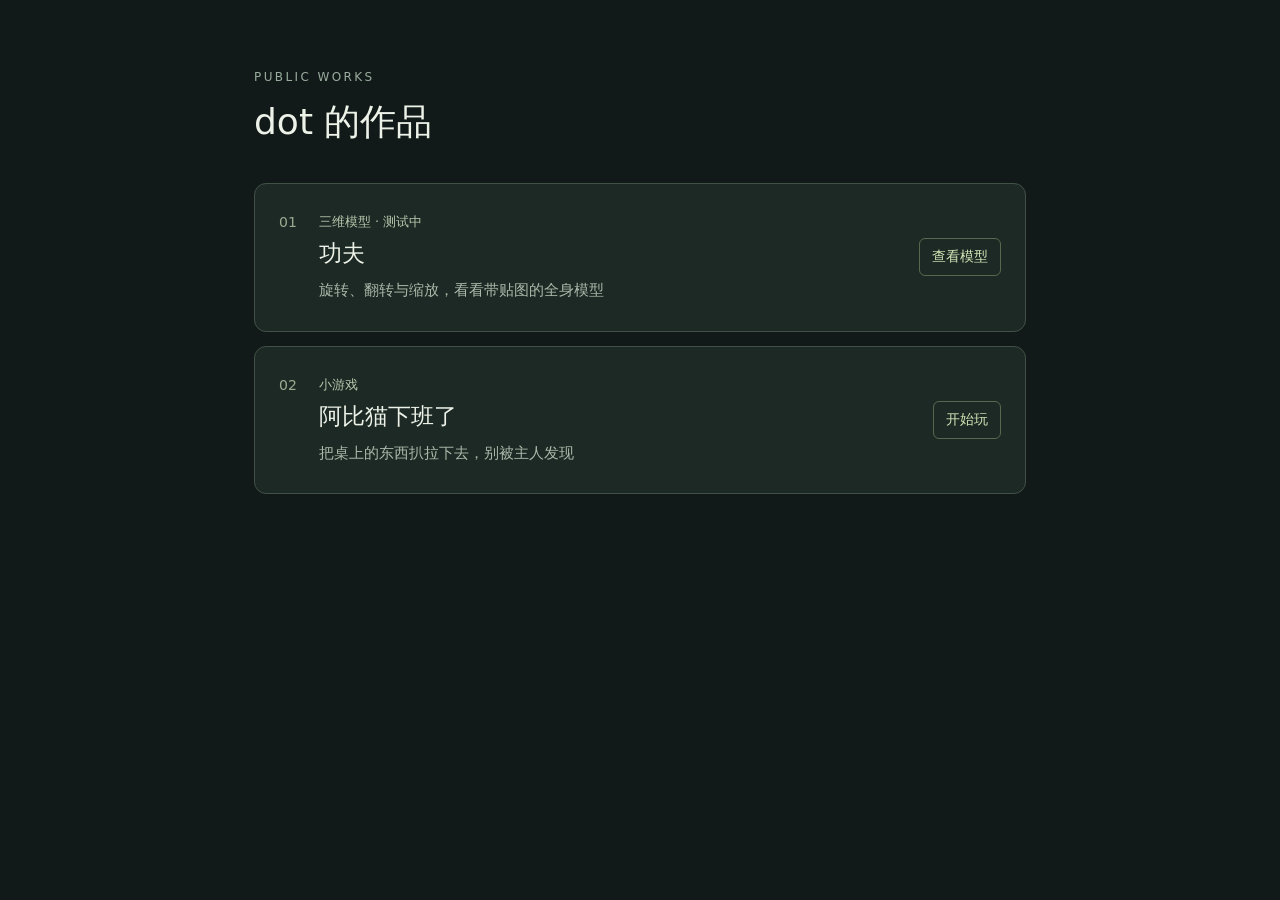
<file: index.html>
<!doctype html><html lang="zh-CN"><head><meta charset="utf-8"><meta name="viewport" content="width=device-width,initial-scale=1"><meta name="theme-color" content="#15201f"><meta name="referrer" content="no-referrer"><meta http-equiv="Content-Security-Policy" content="default-src 'none'; style-src 'self'; img-src data:; base-uri 'none'; form-action 'none'"><title>dot · 作品</title><meta name="description" content="dot 的公开作品：功夫的三维模型测试与阿比猫下班了小游戏。"><link rel="canonical" href="https://jacobzwj.com/dot/"><link rel="stylesheet" href="./index.css"><link rel="icon" href="data:image/svg+xml,%3Csvg xmlns='http://www.w3.org/2000/svg' viewBox='0 0 32 32'%3E%3Ccircle cx='16' cy='16' r='13' fill='%23d2e3b6'/%3E%3Ccircle cx='16' cy='16' r='6' fill='%2315201f'/%3E%3C/svg%3E"></head><body><main><header><p>PUBLIC WORKS</p><h1>dot 的作品</h1></header><nav aria-label="公开作品"><a href="./gongfu/"><span class="number">01</span><div><span class="kind">三维模型 · 测试中</span><h2>功夫</h2><p>旋转、翻转与缩放，看看带贴图的全身模型</p></div><span class="action">查看模型</span></a><a href="./abby-off-duty/"><span class="number">02</span><div><span class="kind">小游戏</span><h2>阿比猫下班了</h2><p>把桌上的东西扒拉下去，别被主人发现</p></div><span class="action">开始玩</span></a></nav></main></body></html>
</file>
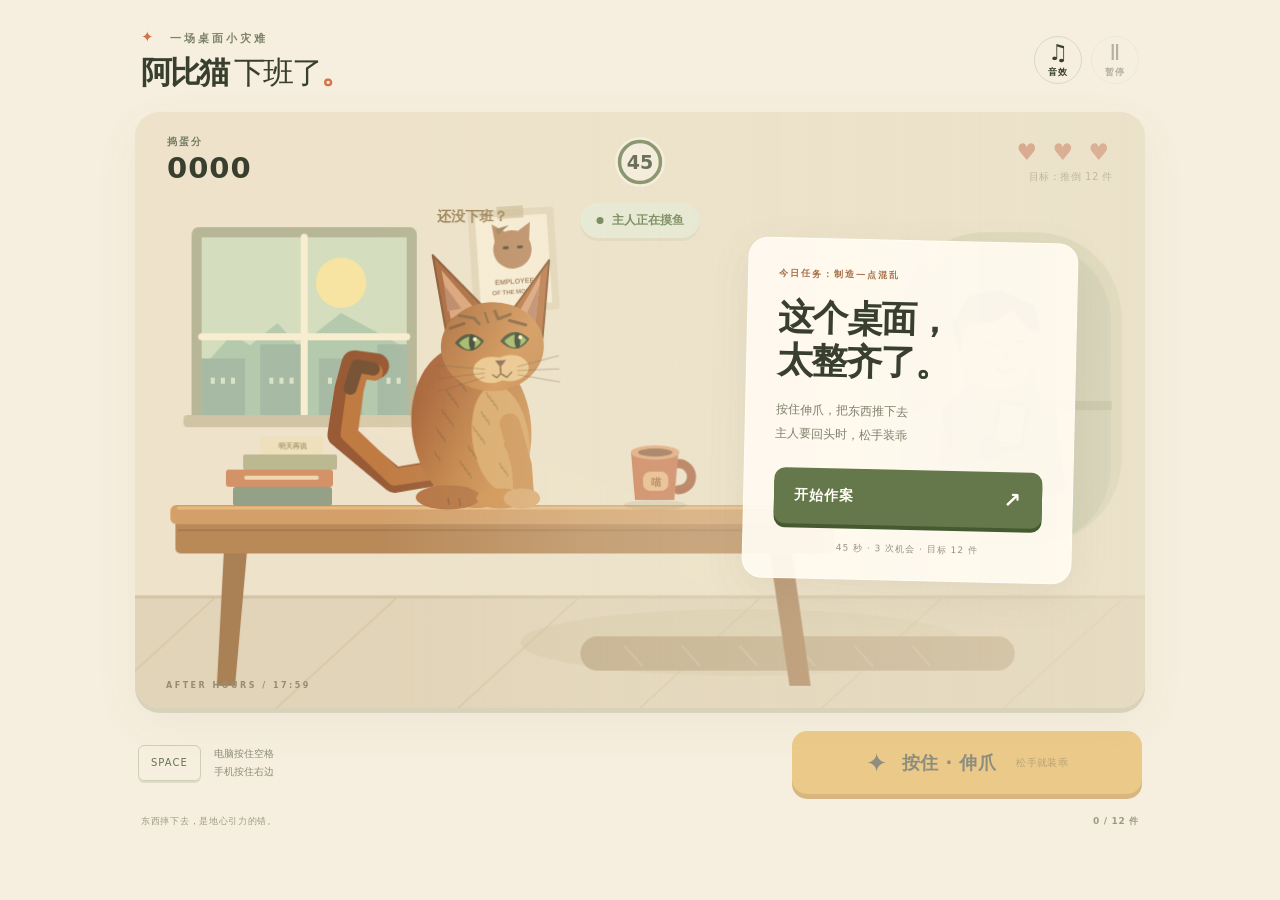
<file: abby-off-duty/index.html>
<!doctype html>
<html lang="zh-CN">
<head>
<meta charset="utf-8"><meta http-equiv="Content-Security-Policy" content="default-src 'none'; script-src 'unsafe-inline'; style-src 'unsafe-inline'; connect-src 'none'; base-uri 'none'; form-action 'none'"><meta name="referrer" content="no-referrer"><meta name="viewport" content="width=device-width, initial-scale=1, viewport-fit=cover"><meta name="theme-color" content="#f6efdf"><meta name="description" content="阿比猫下班了。按住伸爪，松手装乖，一局45秒的桌面捣蛋小游戏。"><title>阿比猫下班了 · 一场桌面小灾难</title>
<style>
:root{--ink:#393f2e;--muted:#8e8f77;--cream:#f6efdf;--green:#65784b;--yellow:#f1c447;--orange:#d57444;--paper:#fffaf0;--line:#dedcc8}*{box-sizing:border-box}html{background:var(--cream);height:100%;color:var(--ink)}body{margin:0;font-family:"Noto Sans SC",system-ui,-apple-system,"PingFang SC",sans-serif;overscroll-behavior:none}button{font:inherit;color:inherit;cursor:pointer;-webkit-tap-highlight-color:transparent}button:focus-visible{outline:3px solid #243f98;outline-offset:5px}button:disabled{cursor:default}.game-shell{width:min(1010px,94vw);margin:0 auto;padding:28px 0 17px}.topbar{display:flex;align-items:center;justify-content:space-between;margin:0 6px 21px}.eyebrow{font-size:11px;letter-spacing:3px;font-weight:600;margin-bottom:8px;color:#7b806a}.paw-mark{color:var(--orange);margin-right:7px;font-size:15px}h1{font-size:31px;letter-spacing:-1.8px;font-weight:900;margin:0;line-height:1.2}h1 span{font-weight:500;margin-left:5px}h1 i{font-style:normal;color:var(--orange)}.tools{display:flex;gap:9px}.icon-button{border:1px solid #d9d8c7;border-radius:50%;width:48px;height:48px;background:transparent;font-size:22px;display:flex;align-items:center;flex-direction:column;justify-content:center;line-height:1;gap:4px}.icon-button span{font-size:9px;font-weight:600;letter-spacing:1px}.icon-button:hover{background:#fff9ee}.icon-button:disabled{opacity:.35}.arena{position:relative;overflow:hidden;border-radius:25px;background:#f0e2c8;box-shadow:0 5px 0 #d8d2bb,0 15px 45px #77715310;isolation:isolate}.arena canvas{display:block;width:100%;height:auto}.hud{position:absolute;left:32px;right:32px;top:23px;display:flex;justify-content:space-between;align-items:center;z-index:3;pointer-events:none}.hud-score{display:flex;flex-direction:column;min-width:125px}.small-label{font-size:10px;font-weight:700;letter-spacing:2px;color:#747a64}.hud-score strong{font-size:29px;font-weight:900;line-height:1.35;font-variant-numeric:tabular-nums;letter-spacing:1px}.clock{position:relative;width:50px;height:50px;display:grid;place-items:center;background:#fffaf0aa;border-radius:50%}.clock svg{position:absolute;inset:0;width:100%;height:100%;transform:rotate(-90deg)}.clock circle{fill:none;stroke-width:3}.clock-track{stroke:#d7d5bd}#clock-ring{stroke:var(--green);stroke-dasharray:113.1;stroke-dashoffset:0;stroke-linecap:round}.clock span{font-weight:900;font-size:19px;font-variant-numeric:tabular-nums}.hearts{text-align:right;min-width:125px}.hearts>span{font-size:23px;letter-spacing:4px;color:#c77152;display:block}.hearts small{font-size:10px;color:#84856c;font-weight:500;letter-spacing:.5px}.status{position:absolute;left:50%;top:91px;transform:translateX(-50%);font-size:12px;font-weight:800;padding:9px 16px;border-radius:30px;display:flex;align-items:center;gap:8px;background:#e6ecd8;color:#566f3b;white-space:nowrap;z-index:3;box-shadow:0 3px 0 #3a472013}.status-dot{width:7px;height:7px;background:currentColor;border-radius:50%}.status.warning{background:#ffe8a0;color:#927015}.status.watch{background:#f9d0b9;color:#a34f31}.status.caught{background:#d2704b;color:white}.stage-label{position:absolute;left:31px;bottom:18px;letter-spacing:2.5px;font-size:8px;font-weight:700;color:#968c74}.veil{position:absolute;inset:0;z-index:5;display:flex;align-items:center;justify-content:flex-end;padding:30px 70px;background:linear-gradient(90deg,#f5ecd700 24%,#eae3cc44 45%,#e9e1c999);backdrop-filter:blur(0px)}.veil[hidden]{display:none}.intro-card,.result-card,.pause-card{width:330px;text-align:left;padding:29px 30px 24px;background:#fffaf0f2;border:1px solid #ffffff8a;border-radius:20px;box-shadow:0 12px 40px #69552d16;transform:rotate(1.3deg)}.badge{font-size:9px;font-weight:800;letter-spacing:2px;color:#a66f47;margin-bottom:15px}.veil h2{font-size:36px;font-weight:900;line-height:1.2;letter-spacing:-1.5px;margin:0 0 17px}.veil p{font-size:12px;line-height:1.95;color:#7d806c;margin:0 0 22px}.start-button{width:100%;border:0;border-radius:11px;background:#65784b;color:#fffdf6;font-weight:800;letter-spacing:1px;font-size:14px;padding:16px 20px;box-shadow:0 4px 0 #465a32;display:flex;align-items:center;justify-content:space-between;transition:transform .15s}.start-button span{font-size:21px}.start-button:active{transform:translateY(3px);box-shadow:0 1px 0 #465a32}.microcopy{font-size:9px;color:#94947e;text-align:center;margin-top:17px;letter-spacing:1px}.result-card,.pause-card{text-align:center;width:350px;transform:none}.result-card h2{font-size:30px}.result-card .badge{margin-bottom:10px}.result-score{display:flex;align-items:baseline;gap:8px;justify-content:center}.result-score b{font-size:48px;letter-spacing:-2px;color:#cf7647;line-height:1.2}.result-score span{font-size:11px;color:#7c806b}.result-card p{margin:8px 0 15px;font-size:11px;line-height:1.7}.result-stats{display:flex;gap:24px;justify-content:center;border-top:1px solid #e8e1ce;padding:15px 0 21px}.result-stats div{display:flex;flex-direction:column;gap:3px}.result-stats strong{font-size:20px}.result-stats span{font-size:9px;color:#8a8c73}.result-card[hidden],.pause-card[hidden],.intro-card[hidden]{display:none}.controls{display:flex;align-items:center;gap:30px;margin:23px 3px 0;justify-content:space-between}.control-note{display:flex;gap:13px;align-items:center;color:#8b8c77;font-size:10px;line-height:1.8}.control-note b{font-weight:500}.keycap{border:1px solid #cfceb9;box-shadow:0 2px 0 #dedbc7;border-radius:6px;font-size:10px;letter-spacing:1px;padding:8px 12px;color:#687355}.push-button{display:flex;align-items:center;justify-content:center;gap:14px;border:0;background:#e3ab44;border-radius:15px;box-shadow:0 5px 0 #bf8b31;min-height:63px;min-width:350px;font-weight:900;font-size:18px;letter-spacing:.4px;touch-action:none;user-select:none;transition:background .15s,transform .08s,box-shadow .08s}.push-button:hover{background:#edb84e}.push-button.held{transform:translateY(4px);box-shadow:0 1px 0 #bf8b31;background:#efbd58}.push-button:disabled{opacity:.55}.push-button.danger{background:#d9dfc5;box-shadow:0 5px 0 #bdc7a6}.button-paw{font-size:26px}.button-hint{font-size:10px;font-weight:500;color:#896620;margin-left:6px}.danger .button-hint{color:#74815d}footer{display:flex;justify-content:space-between;margin:21px 6px 0;color:#9c9b84;font-size:9px;letter-spacing:.7px}footer #progress{font-weight:600}.sr-only{position:absolute;width:1px;height:1px;padding:0;margin:-1px;overflow:hidden;clip:rect(0,0,0,0);white-space:nowrap;border:0}@media(max-width:700px){.game-shell{width:94vw;padding:20px 0 18px}.topbar{margin:0 4px 18px}h1{font-size:25px}.eyebrow{font-size:9px;letter-spacing:2px;margin-bottom:7px}.icon-button{width:39px;height:39px;font-size:18px;gap:3px}.icon-button span{font-size:8px}.tools{gap:6px}.arena{border-radius:20px;min-height:420px}.arena canvas{height:420px;width:100%;object-fit:cover;object-position:44% center}.hud{left:18px;right:18px;top:17px}.hud-score{min-width:96px}.hud-score strong{font-size:24px}.small-label{font-size:9px}.clock{width:43px;height:43px}.clock span{font-size:16px}.hearts{min-width:96px}.hearts>span{font-size:20px;letter-spacing:2px}.hearts small{font-size:9px}.status{top:78px;font-size:10px;padding:8px 12px}.veil{padding:22px;justify-content:center;background:#e9e1c954;align-items:center}.intro-card,.result-card,.pause-card{max-width:300px;width:100%;padding:25px 27px 21px}.veil h2{font-size:32px}.veil p{font-size:11px}.badge{font-size:8px;letter-spacing:1.5px}.stage-label{bottom:12px;left:19px;font-size:6px}.controls{gap:12px;margin:21px 0 0;flex-direction:column-reverse}.push-button{min-width:0;width:100%;min-height:68px;font-size:19px;border-radius:14px}.control-note{font-size:9px;gap:8px;line-height:1;display:flex}.control-note br{display:none}.control-note b{display:none}.keycap{font-size:8px;padding:4px 7px}.button-hint{font-size:10px;margin-left:8px}footer{margin-top:18px;font-size:8px;letter-spacing:0}.result-score b{font-size:42px}.result-stats{padding:12px 0 17px}}@media(max-height:700px) and (min-width:701px){.game-shell{width:min(900px,90vw);padding-top:15px}.topbar{margin-bottom:13px}h1{font-size:27px}.arena canvas{height:470px;object-fit:cover}.controls{margin-top:18px}.push-button{min-height:55px}footer{margin-top:17px}}@media(prefers-reduced-motion:reduce){*{transition:none!important}.intro-card{transform:none}}
@media(max-width:700px){.arena{min-height:0}.arena canvas{height:auto;object-fit:contain;object-position:center}.veil{padding:18px}.hud{top:15px}.status{top:73px}.intro-card,.result-card,.pause-card{max-width:290px}.veil h2{font-size:29px}.veil p{margin-bottom:17px}.result-card{padding-top:21px;padding-bottom:20px}.badge{margin-bottom:11px}.start-button{padding:13px 17px}.result-stats{padding:10px 0 15px;gap:22px}.microcopy{margin-top:14px}.result-card h2{font-size:25px}.result-card p{font-size:10px}.result-score b{font-size:38px}}

</style>
<link rel="canonical" href="https://jacobzwj.com/dot/abby-off-duty/">
</head>
<body>
<main class="game-shell">
<header class="topbar"><div><div class="eyebrow"><span class="paw-mark">✦</span> 一场桌面小灾难</div><h1>阿比猫<span>下班了</span><i>。</i></h1></div><div class="tools"><button id="sound" class="icon-button" aria-label="关闭音效" aria-pressed="true" title="音效">♫<span>音效</span></button><button id="pause" class="icon-button" aria-label="暂停游戏" disabled title="暂停">Ⅱ<span>暂停</span></button></div></header>
<section class="arena" aria-label="阿比猫捣蛋游戏">
<div class="hud"><div class="hud-score"><span class="small-label">捣蛋分</span><strong id="score">0000</strong></div><div class="clock"><svg viewBox="0 0 44 44" aria-hidden="true"><circle class="clock-track" cx="22" cy="22" r="18"/><circle id="clock-ring" cx="22" cy="22" r="18"/></svg><span id="time">45</span></div><div class="hearts" aria-label="剩余3次机会"><span id="hearts">♥ ♥ ♥</span><small id="goal">目标：推倒 12 件</small></div></div>
<canvas id="scene" width="1000" height="590" aria-label="一只棕色大耳朵阿比西尼亚猫在桌上，主人偶尔回头" role="img"></canvas>
<div id="status" class="status safe"><span class="status-dot"></span><span id="status-text">主人正在摸鱼</span></div><div class="stage-label">AFTER HOURS / 17:59</div>
<div class="veil" id="overlay"><div class="intro-card" id="intro"><div class="badge">今日任务：制造一点混乱</div><h2>这个桌面，<br>太整齐了。</h2><p>按住伸爪，把东西推下去<br>主人要回头时，松手装乖</p><button class="start-button" id="start">开始作案 <span>↗</span></button><div class="microcopy">45 秒 · 3 次机会 · 目标 12 件</div></div><div class="result-card" id="result" hidden><div class="badge" id="result-badge">今日捣蛋报告</div><h2 id="result-title">猫爪犯罪大师</h2><div class="result-score"><b id="final-score">0</b><span>捣蛋分</span></div><p id="result-line"></p><div class="result-stats"><div><strong id="final-count">0</strong><span>件物品落地</span></div><div><strong id="final-combo">0</strong><span>最高连击</span></div></div><button class="start-button" id="replay">再捣蛋一局 <span>↻</span></button></div><div class="pause-card" id="paused" hidden><div class="badge">爪子休息一下</div><h2>暂停营业</h2><p>桌子还在，作案现场已保留</p><button class="start-button" id="resume">继续捣蛋 <span>→</span></button></div></div>
<div id="toast" aria-live="polite" class="sr-only"></div>
</section>
<div class="controls"><div class="control-note"><span class="keycap">SPACE</span><span>电脑按住空格<br><b>手机按住右边</b></span></div><button id="push" class="push-button" disabled aria-label="按住伸爪，松手装乖"><span class="button-paw">✦</span><span id="push-label">按住 · 伸爪</span><span class="button-hint">松手就装乖</span></button></div>
<footer><span>东西摔下去，是地心引力的错。</span><span id="progress">0 / 12 件</span></footer>
</main><script>
(function(root){
'use strict';
class CatGame {
 constructor(seed=12){this.seed=seed;this.reset()}
 random(){this.seed=(this.seed*1664525+1013904223)>>>0;return this.seed/4294967296}
 reset(){this.time=45;this.score=0;this.hearts=3;this.count=0;this.combo=0;this.bestCombo=0;this.phase='safe';this.phaseTime=3.7;this.phaseTotal=3.7;this.progress=0;this.cooldown=0;this.mustRelease=false;this.active=false;this.ended=false;this.events=[];this.objectIndex=0;this.safeRounds=0;this.pushing=false;this.gazeHeld=0;return this}
 start(){this.reset();this.active=true}
 setPhase(phase,seconds){this.phase=phase;this.phaseTime=seconds;this.phaseTotal=seconds;this.events.push({type:'phase',phase})}
 tick(dt,held){this.events=[];this.pushing=false;if(!this.active||this.ended)return this.events;dt=Math.min(Math.max(dt,0),.05);this.time=Math.max(0,this.time-dt);this.cooldown=Math.max(0,this.cooldown-dt);if(!held)this.mustRelease=false;this.phaseTime-=dt;
 if(this.phaseTime<=0){if(this.phase==='safe')this.setPhase('warning',1.05);else if(this.phase==='warning')this.setPhase('watch',1.5+this.random()*.35);else{this.safeRounds++;this.setPhase('safe',3.1+this.random()*1.35)}}
 if(this.phase==='watch'&&held&&!this.mustRelease&&this.cooldown<=0){this.gazeHeld+=dt;if(this.gazeHeld>=.08){this.hearts--;this.combo=0;this.progress=Math.max(0,this.progress-.25);this.cooldown=1;this.mustRelease=true;this.gazeHeld=0;this.events.push({type:'caught',hearts:this.hearts})}}else this.gazeHeld=0;
 if(held&&!this.mustRelease&&this.phase!=='watch'&&this.cooldown<=0){this.pushing=true;this.progress+=dt/(.69+(this.objectIndex%3)*.07);if(this.progress>=1){this.progress=0;this.count++;this.combo=Math.min(5,this.combo+1);this.bestCombo=Math.max(this.bestCombo,this.combo);const risky=this.phase==='warning';const value=100*this.combo+(risky?150:0);this.score+=value;this.events.push({type:'knock',value,combo:this.combo,risky,index:this.objectIndex});this.objectIndex++}}
 if(this.time<=0||this.hearts<=0){this.active=false;this.ended=true;this.pushing=false;this.events.push({type:'end',win:this.count>=12})}return this.events
 }
}
if(typeof module!=='undefined')module.exports=CatGame;else root.CatGame=CatGame;
})(typeof window!=='undefined'?window:globalThis);

</script>
<script>
'use strict';
(()=>{
const $=id=>document.getElementById(id), canvas=$('scene'),ctx=canvas.getContext('2d');
const game=new CatGame(3481), reduced=matchMedia('(prefers-reduced-motion: reduce)').matches;
let W=1000,H=590,mobile=false,D=390,CX=340,OX=515,EDGE=690,held=false,paused=false,hasStarted=false,sound=true,audio=null,t=0,last=0,shake=0,hitFlash=0,celebrate=0,paw=0;
const particles=[],floats=[],falling=[];
const kinds=['cup','plant','book','duck','yarn','fish'];
const colors={ink:'#494832',cream:'#fff0cf',fur:'#b86b37',dark:'#845034',light:'#d39153'};
function fit(){mobile=innerWidth<=700;W=mobile?760:1000;H=mobile?830:590;D=mobile?565:390;CX=mobile?222:340;OX=mobile?390:515;EDGE=mobile?556:692;const d=Math.min(devicePixelRatio||1,2);canvas.width=W*d;canvas.height=H*d;ctx.setTransform(d,0,0,d,0,0);canvas.style.aspectRatio=W+'/'+H}
fit();addEventListener('resize',fit);
function rr(x,y,w,h,r,fill,stroke){ctx.beginPath();ctx.roundRect(x,y,w,h,r);if(fill){ctx.fillStyle=fill;ctx.fill()}if(stroke){ctx.strokeStyle=stroke;ctx.stroke()}}
function ellipse(x,y,rx,ry,fill,angle=0){ctx.beginPath();ctx.ellipse(x,y,rx,ry,angle,0,Math.PI*2);ctx.fillStyle=fill;ctx.fill()}
function path(points,fill,stroke,width=2){ctx.beginPath();for(let i=0;i<points.length;i++){const p=points[i];if(i===0)ctx.moveTo(...p);else if(p.length===2)ctx.lineTo(...p);else if(p.length===4)ctx.quadraticCurveTo(...p);else ctx.bezierCurveTo(...p)}if(fill){ctx.closePath();ctx.fillStyle=fill;ctx.fill()}if(stroke){ctx.strokeStyle=stroke;ctx.lineWidth=width;ctx.lineCap='round';ctx.lineJoin='round';ctx.stroke()}}
function line(x,y,x2,y2,c,w=2){ctx.beginPath();ctx.moveTo(x,y);ctx.lineTo(x2,y2);ctx.strokeStyle=c;ctx.lineWidth=w;ctx.lineCap='round';ctx.stroke()}
function text(s,x,y,size=12,color=colors.ink,weight=600,align='center'){ctx.fillStyle=color;ctx.font=`${weight} ${size}px 'Noto Sans SC',sans-serif`;ctx.textAlign=align;ctx.fillText(s,x,y)}
function sparkle(x,y,s,color){ctx.save();ctx.translate(x,y);path([[0,-s],[s*.22,-s*.22],[s,0],[s*.22,s*.22],[0,s],[-s*.22,s*.22],[-s,0],[-s*.22,-s*.22]],color);ctx.restore()}
let audioUnavailable=false;
const voices=new Set();
function updateSoundButton(){const button=$('sound');button.disabled=audioUnavailable;button.setAttribute('aria-pressed',String(sound));button.setAttribute('aria-label',audioUnavailable?'当前浏览器不支持音效':sound?'关闭音效':'开启音效');button.innerHTML=audioUnavailable?'♪<span>无音效</span>':sound?'♫<span>音效</span>':'♪<span>静音</span>'}
function unlockAudio(){if(!sound||audioUnavailable||paused||document.hidden)return;try{const AudioContextClass=window.AudioContext||window.webkitAudioContext;if(!AudioContextClass){audioUnavailable=true;sound=false;updateSoundButton();return}if(!audio||audio.state==='closed')audio=new AudioContextClass();if(audio.state!=='running'){const pending=audio.resume();if(pending&&pending.catch)pending.catch(()=>{})}}catch{audioUnavailable=true;sound=false;updateSoundButton()}}
function quietAudio(){for(const voice of voices){try{voice.o.stop();voice.o.disconnect();voice.g.disconnect()}catch{}}voices.clear();if(audio&&audio.state!=='closed'){try{const pending=audio.suspend();if(pending&&pending.catch)pending.catch(()=>{})}catch{}}}
function tone(freq=500,length=.1,type='sine',volume=.06){if(!sound||paused||document.hidden||!audio||audio.state!=='running')return;try{const o=audio.createOscillator(),g=audio.createGain(),voice={o,g};voices.add(voice);o.onended=()=>{voices.delete(voice);o.disconnect();g.disconnect()};o.type=type;o.frequency.setValueAtTime(freq,audio.currentTime);o.frequency.exponentialRampToValueAtTime(freq*.7,audio.currentTime+length);g.gain.setValueAtTime(volume,audio.currentTime);g.gain.exponentialRampToValueAtTime(.001,audio.currentTime+length);o.connect(g);g.connect(audio.destination);o.start();o.stop(audio.currentTime+length)}catch{quietAudio();audioUnavailable=true;sound=false;updateSoundButton()}}

function room(){
ctx.fillStyle='#eee3ca';ctx.fillRect(0,0,W,H);const floor=D+90;
ctx.fillStyle='#e2d4b8';ctx.fillRect(0,floor,W,H-floor);line(0,floor,W,floor,'#d4c4a6',3);
for(let x=-100;x<W;x+=180)line(x,floor,x-120,H,'#d8c7a8',1.5);
const wx=mobile?25:66,wy=mobile?160:124,ww=mobile?182:203,wh=mobile?205:176;
rr(wx-10,wy-10,ww+20,wh+20,7,'#b7b797');rr(wx,wy,ww,wh,3,'#e1e4c9');ctx.save();ctx.beginPath();ctx.rect(wx,wy,ww,wh);ctx.clip();ctx.fillStyle='#d4ddbd';ctx.fillRect(wx,wy,ww,wh);
ellipse(wx+ww*.68,wy+45,25,25,'#f8e4a2');
path([[wx,wy+wh],[wx,wy+130],[wx+30,wy+96],[wx+48,wy+107],[wx+75,wy+85],[wx+96,wy+108],[wx+138,wy+75],[wx+ww,wy+110],[wx+ww,wy+wh]],'#b5c9ad');
for(let k=0;k<4;k++){const x=wx+k*58;rr(x,wy+wh-56-k%2*14,43,70,0,'#a7bba4');for(let j=0;j<3;j++)rr(x+9+j*10,wy+wh-37,4,6,0,'#dce2c5')}
ctx.restore();line(wx+ww/2,wy,wx+ww/2,wy+wh,'#f9edcf',7);line(wx,wy+wh*.56,wx+ww,wy+wh*.56,'#f9edcf',7);rr(wx-18,wy+wh,ww+36,12,4,'#d0c4a5');
// warm slant of late afternoon
path([[wx+ww,wy+wh],[wx+ww-70,wy+wh],[W*.58,D+87],[W*.78,D+87]],'#f5e8c82e');
// pinboard, cat poster, tiny shelf
const px=mobile?300:374,py=mobile?172:141;
ctx.save();ctx.translate(px,py);ctx.rotate(-.065);rr(-42,-45,85,102,3,'#e3d6b9');rr(-35,-38,71,88,1,'#f9eed6');ellipse(0,-5,19,19,'#ba8960');path([[-17,-13],[-19,-31],[-2,-20]],'#ba8960');path([[17,-13],[19,-31],[2,-20]],'#ba8960');line(-8,-7,-5,-7,'#574d36',3);line(6,-7,9,-7,'#574d36',3);text('EMPLOYEE',0,29,7,'#997c58',700);text('OF THE MONTH',0,39,6,'#997c58',700);rr(-13,-48,26,12,0,'#c7b98eaa');ctx.restore();
// owner nook
let nx=mobile?585:757,ny=mobile?170:119,nw=mobile?161:220,nh=D-ny+37;
rr(nx,ny,nw,nh,85,'#d5d2b2');rr(nx+11,ny+12,nw-22,nh-12,75,'#bfc5a7');
for(let k=0;k<3;k++)rr(nx+20+k*42,ny+100,30,65,2,['#c5b898','#cda984','#a7ae8e'][k]);rr(nx+10,ny+167,nw-20,9,1,'#a9ab8a');
if(game.phase==='watch'&&hasStarted&&!game.ended){ctx.globalAlpha=.1;path([[mobile?643:836,D-127],[CX+15,D-222],[EDGE+40,D+9]],'#cf7144');ctx.globalAlpha=1}
}
function owner(){const x=mobile?661:855,y=D-63,looking=game.phase==='watch',warning=game.phase==='warning',blink=Math.sin(t*2)> .99;ctx.save();ctx.translate(x,y);const bob=reduced?0:Math.sin(t*2)*2;
ctx.translate(0,bob);ellipse(0,42,71,13,'#aeb39a');path([[-62,43],[-53,-38],[-25,-63],[25,-61],[55,-38],[66,43]],'#8c9c80');path([[-18,-57],[-17,-87],[18,-87],[18,-57],[0,-48]],'#d4ac82');
ellipse(0,-100,40,48,'#dcb68b');path([[-38,-91],[-46,-118],[-30,-146],[0,-153],[35,-137],[42,-110],[29,-114],[14,-133],[-5,-121],[-32,-118]],'#5a604c');
if(looking){line(-25,-108,-12,-112,'#52533f',3);line(10,-112,24,-108,'#52533f',3);ellipse(-17,-99,4,5,'#4e513d');ellipse(17,-99,4,5,'#4e513d');path([[-7,-79],[0,-85],[7,-79]],null,'#7e7958',2)}else{line(-12,-100,-3,-98,'#666950',2);line(17,-100,24,-102,'#666950',2);path([[6,-92],[10,-84],[4,-83]],null,'#b3916e',2);path([[-2,-75],[7,-70],[15,-75]],null,'#967f5e',2)}
path([[-46,-28],[-38,2],[-9,7],[11,-15]],null,'#77906f',22);path([[49,-26],[34,1],[11,-2]],null,'#a2ae8a',20);
ctx.save();ctx.translate(10,-21);ctx.rotate(looking?-.25:.15);rr(-14,-22,32,49,5,'#677061');rr(-10,-17,24,36,2,'#bfd1b0');line(-3,22,6,22,'#bec7ac',2);ctx.restore();
if(looking){text('？',-57,-152,43,'#b0683f',900)}else if(warning){text('…',-61,-158,40,'#a98542',800)}else{ctx.save();ctx.translate(-58,-127);ctx.rotate(-.14);text('♪',0,0,23,'#82976d',800);ctx.restore()}
ctx.restore()}
function desk(){
ellipse(EDGE-90,D+135,220,33,'#c6b88e44');
rr(EDGE-251,D+129,430,mobile?51:34,30,'#bea783');for(let i=0;i<6;i++)line(EDGE-207+i*57,D+139,EDGE-190+i*57,D+158,'#cbb593',2);
const left=mobile?-30:40;path([[left+48,D+44],[left+71,D+44],[left+59,H-22],[left+41,H-22]],'#aa8055');path([[EDGE-64,D+44],[EDGE-42,D+44],[EDGE-23,H-22],[EDGE-44,H-22]],'#a77a50');
rr(left,D+10,EDGE-left,37,5,'#b98958');rr(left-5,D-1,EDGE-left+9,19,6,'#d3a06a');line(left+3,D+2,EDGE-1,D+2,'#e7bb80',3);line(left+3,D+24,EDGE-3,D+24,'#a77b4f',2);
// safe corner, stack of work abandoned
let bx=mobile?59:97;rr(bx,D-19,98,19,3,'#95a186');rr(bx-7,D-36,106,17,3,'#d49269');rr(bx+10,D-51,93,15,2,'#bcb991');line(bx+13,D-28,bx+83,D-28,'#f0d7af',4);rr(bx+27,D-69,62,18,3,'#eee0bc');text('明天再说',bx+59,D-57,7,'#ab9a70',600);
}
function cat(){const innocent=!game.pushing,swat=game.pushing?Math.sin(t*22):0,watch=game.phase==='watch';ctx.save();ctx.translate(CX,D-5);const breath=reduced?0:Math.sin(t*2.5)*1.4;ctx.translate(0,breath);
// curling tail
path([[-24,-31],[-83,-21],[-137,-66],[-130,-111],[-123,-137],[-101,-134]],null,'#995b36',25);path([[-24,-33],[-83,-24],[-128,-67],[-122,-111],[-117,-130],[-103,-128]],null,'#c07b43',17);path([[-127,-112],[-120,-134],[-104,-131]],null,'#795538',13);
// body gradient
const fur=ctx.createLinearGradient(-56,-105,62,-43);fur.addColorStop(0,'#aa6539');fur.addColorStop(.5,'#c58548');fur.addColorStop(1,'#d89b59');ellipse(-7,-74,59,81,fur,-.14);ellipse(22,-62,28,53,'#dba969',-.14);
// ticked coat, distinct from a stripe tabby
ctx.globalAlpha=.28;for(let j=0;j<45;j++){const xx=-45+(j*31%75),yy=-130+(j*17%104);if(((xx+7)/55)**2+((yy+74)/78)**2<.87)line(xx,yy,xx+2,yy+5,'#5f5133',1.4)}ctx.globalAlpha=1;
ellipse(-30,-4,32,12,'#b47340');ellipse(22,-3,24,10,'#d09250');line(-30,-3,-29,3,'#93613d',1.4);line(-19,-3,-18,4,'#93613d',1.4);
// near leg when innocent
path([[31,-77],[43,-35],[45,-6]],null,'#cf9455',20);ellipse(43,-3,18,10,'#dbaa70');
const headTilt=innocent?(watch?-.13:-.045):.1;ctx.save();ctx.translate(9,-149);ctx.rotate(headTilt);
// large Abyssinian ears
path([[-40,-20],[-50,-97],[-5,-47]],'#ac6a3e','#8c5a35',2);path([[27,-40],[65,-87],[55,-10]],'#b97442','#8c5a35',2);path([[-35,-33],[-42,-82],[-13,-45]],'#dba378');path([[34,-39],[56,-73],[48,-22]],'#dba378');path([[-38,-41],[-40,-67],[-24,-43]],'#bd8766');path([[41,-36],[54,-62],[49,-25]],'#bd8766');
const hg=ctx.createLinearGradient(-38,-25,51,34);hg.addColorStop(0,'#b57643');hg.addColorStop(.65,'#d49453');hg.addColorStop(1,'#c58a4b');ellipse(5,-4,51,44,hg);
path([[-26,-36],[-12,-33],[-7,-27]],null,'#8d683f',3);path([[9,-39],[12,-31],[24,-35]],null,'#8d683f',3);line(-1,-38,2,-28,'#8d683f',2);
// almond green eyes
function eye(ex){const ey=-9;ctx.save();ctx.translate(ex,ey);const h=innocent?11:6;path([[-15,0],[-6,-h,4,-h,14,-1],[6,h,-6,h,-15,0]],'#4b5637');path([[-11,0],[-3,-h+3,6,-h+4,11,0],[3,h-2,-5,h-2,-11,0]],'#a4b969');ellipse(2,0,innocent?3:2,innocent?8:5,'#38432d');ellipse(5,-3,2,2,'#fcf6d4');ctx.restore()}
eye(-17);eye(28);line(-36,-24,-22,-28,'#8a603e',3);line(23,-29,39,-24,'#8a603e',3);
ellipse(3,19,18,13,'#edc78c');ellipse(22,18,18,13,'#edc78c');path([[7,10],[18,10],[12,17]],'#8d6551');line(12,17,12,22,'#7c6548',1.5);path([[4,24],[8,27],[12,23],[18,27],[23,22]],null,'#7c6548',1.3);
for(let j=0;j<3;j++){line(-4,18+j*4,-50,12+j*13,'#795f4070',1);line(29,17+j*4,70,8+j*13,'#795f4070',1)}
ctx.restore();
// arm reaching and rapid little scoops
if(game.pushing){const reach=(OX-CX)+game.progress*(EDGE-OX-7)-18;path([[34,-80],[reach*.5,-56+swat*3],[reach-11,-35]],null,'#b57943',22);ellipse(reach,-30+swat*3,24,12,'#d8a16a',.15);for(let i=0;i<3;i++)line(reach+3+i*6,-30,reach+5+i*6,-25,'#916742',1.3);if(!reduced){line(reach-16,-53,reach-3,-57,'#cf965f',2);line(reach-13,-63,reach-3,-67,'#cf965f',1)}}
else if(watch&&hasStarted){ctx.globalAlpha=.8;sparkle(-64,-180,9,'#fff9d8');sparkle(80,-120,6,'#fff9d8');ctx.globalAlpha=1}
if(hitFlash>0){text('喵？',2,-254,20,'#a45c39',900)}
ctx.restore();
}
function item(kind,x,y,angle=0,scale=1){ctx.save();ctx.translate(x,y);ctx.rotate(angle);ctx.scale(scale,scale);ctx.lineWidth=2;
if(kind==='cup'){ctx.strokeStyle='#a9613e';ctx.lineWidth=9;ctx.beginPath();ctx.arc(23,-27,13,-Math.PI/2,Math.PI/2);ctx.stroke();path([[-24,-52],[23,-52],[19,-4],[-20,-4]],'#cb7951');ellipse(0,-51,24,7,'#e3a375');ellipse(0,-51,17,4,'#946346');rr(-12,-32,25,19,7,'#e9b983');text('喵',1,-18,10,'#a66a41',700)}
if(kind==='plant'){path([[-22,-36],[22,-36],[16,-3],[-16,-3]],'#d29b6c');rr(-27,-42,54,9,3,'#dfb18a');ellipse(0,-43,19,5,'#8d7c52');path([[0,-42],[-2,-87]],null,'#778b55',12);path([[-3,-59],[-25,-61],[-25,-74]],null,'#809363',11);path([[3,-64],[20,-67],[20,-82]],null,'#8a9a6e',10);for(let i=0;i<4;i++)line(-5,-48-i*9,3,-50-i*9,'#c4c99a',1);ellipse(2,-90,8,5,'#d2957d')}
if(kind==='book'){rr(-31,-46,59,41,4,'#8c9a73');rr(-29,-40,57,29,2,'#f0e0b9');line(-22,-36,23,-36,'#d1c19b',1);line(-22,-29,23,-29,'#d1c19b',1);rr(-34,-47,63,9,3,'#a3aa80');rr(-34,-13,63,9,3,'#a3aa80');line(-28,-41,-28,-11,'#819366',3)}
if(kind==='duck'){ellipse(0,-22,29,21,'#e5b348');ellipse(12,-45,19,19,'#e9bc50');path([[25,-47],[43,-43],[25,-35]],'#cf8544');ellipse(17,-49,3,3,'#4c5938');ellipse(-8,-22,13,8,'#d09b35',-.2);path([[-24,-24],[-37,-35],[-27,-9]],'#e5b348')}
if(kind==='yarn'){ellipse(0,-24,25,25,'#c28068');ctx.save();ctx.beginPath();ctx.arc(0,-24,24,0,Math.PI*2);ctx.clip();for(let i=0;i<5;i++){ctx.beginPath();ctx.ellipse(-10+i*7,-24,10,28,-.45,0,Math.PI*2);ctx.strokeStyle=i%2?'#d99b7b':'#a86957';ctx.lineWidth=2;ctx.stroke()}ctx.restore();path([[17,-10],[38,-12],[45,-1],[63,-5]],null,'#b87c64',3)}
if(kind==='fish'){path([[-17,-24],[-40,-44],[-34,-21],[-39,-5]],'#889e93');ellipse(0,-26,31,18,'#9cb1a2',-.12);ellipse(16,-31,3,3,'#536b5c');path([[-6,-42],[3,-53],[11,-41]],'#829d8b');path([[-5,-14],[1,-4],[9,-15]],'#829d8b');for(let i=0;i<3;i++)path([[-14+i*9,-33],[-8+i*9,-28],[-13+i*9,-20]],null,'#c1cbbb',1.5)}ctx.restore()}
function scene(){ctx.save();if(shake>0&&!reduced)ctx.translate(Math.sin(t*78)*shake,Math.cos(t*67)*shake*.4);room();owner();desk();
// objects in the harmless soft landing zone
for(const o of falling){ctx.save();ctx.globalAlpha=o.life<.5?o.life*2:1;item(o.kind,o.x,o.y,o.a,.92);ctx.restore()}
cat();const xx=OX+game.progress*(EDGE-OX+7),wob=game.pushing&&!reduced?Math.sin(t*28)*.035:0;ellipse(xx,D-1,31,5,'#6e573324');item(kinds[game.objectIndex%kinds.length],xx,D-2,wob+game.progress*.09);
if(game.pushing&&game.phase!=='watch'){const py=D+61;rr(OX-31,py,104,5,3,'#b79b7255');rr(OX-31,py,104*game.progress,5,3,'#d58847')}
if(!hasStarted){text('还没下班？',CX-6,D-282,14,'#9a8056',600);path([[CX+30,D-278],[CX+19,D-268],[CX+17,D-274]],'#9a8056')}
for(const p of particles){ctx.save();ctx.globalAlpha=Math.max(0,p.life);ctx.translate(p.x,p.y);ctx.rotate(p.a);if(p.star)sparkle(0,0,p.s,p.c);else rr(-p.s/2,-p.s/2,p.s,p.s*.65,1,p.c);ctx.restore()}
for(const f of floats){ctx.globalAlpha=Math.max(0,Math.min(1,f.life));text(f.s,f.x,f.y,f.big?24:17,f.c,900)}ctx.globalAlpha=1;
if(game.combo>=2&&hasStarted&&!game.ended){ctx.save();ctx.translate(mobile?120:122,D+75);ctx.rotate(-.07);text('×'+game.combo,0,0,31,'#c48243',900);text('连击！',0,20,10,'#a39061',800);ctx.restore()}
ctx.restore()}
function effects(dt){for(const o of falling){o.life-=dt;if(!reduced){o.vy+=900*dt;o.x+=o.vx*dt;o.y+=o.vy*dt;o.a+=o.va*dt;if(o.y>D+143&&o.vy>0){o.y=D+143;o.vy*=-.42;o.vx*=.69;o.va*=.67;if(!o.bounced){o.bounced=true;tone(145,.13,'triangle',.04)}}}else{o.y=D+135;o.a=.5}}
for(let i=falling.length-1;i>=0;i--)if(falling[i].life<=0)falling.splice(i,1);
for(const p of particles){p.life-=dt*1.3;p.x+=p.vx*dt;p.y+=p.vy*dt;p.vy+=250*dt;p.a+=dt*3}
for(let i=particles.length-1;i>=0;i--)if(particles[i].life<=0)particles.splice(i,1);
for(const f of floats){f.life-=dt;f.y-=dt*32}for(let i=floats.length-1;i>=0;i--)if(floats[i].life<=0)floats.splice(i,1);shake=Math.max(0,shake-dt*19);hitFlash=Math.max(0,hitFlash-dt);celebrate=Math.max(0,celebrate-dt)}
function handle(events){for(const e of events){if(e.type==='knock'){falling.push({kind:kinds[e.index%kinds.length],x:EDGE+8,y:D-4,vx:100+Math.random()*40,vy:-110,a:.12,va:3.2,life:3,bounced:false});floats.push({x:EDGE-52,y:D-115,s:'+'+e.value,c:e.risky?'#b77230':'#6a824b',life:1.1,big:true});if(e.risky)floats.push({x:EDGE-45,y:D-88,s:'极限作案 +150',c:'#b77230',life:1.4});if(e.combo===5&&game.count===5)floats.push({x:CX,y:D-280,s:'五连爪！',c:'#b86b38',life:1.5,big:true});tone(480+e.combo*100,.12,'triangle',.055);shake=reduced?0:1.8;for(let i=0;i<(reduced?3:16);i++)particles.push({x:EDGE,y:D-26,vx:Math.random()*220-100,vy:-Math.random()*150-40,c:['#e3bc56','#a1ac78','#d99566','#eee2b6'][i%4],s:4+Math.random()*4,a:Math.random()*6,life:.6+Math.random()*.5,star:i%3===0})}
if(e.type==='phase'&&e.phase==='warning'){tone(720,.1,'sine',.07);setTimeout(()=>{if(!paused&&game.active)tone(860,.1,'sine',.06)},140)}
if(e.type==='caught'){held=false;shake=reduced?0:6;hitFlash=1.3;tone(155,.28,'triangle',.075);floats.push({x:CX+45,y:D-270,s:'被发现了！',c:'#bc6c49',life:1.2,big:true});$('toast').textContent='被主人发现，剩余'+e.hearts+'次机会'}
if(e.type==='end')finish()}}
function ui(){const time=Math.ceil(game.time);$('score').textContent=String(game.score).padStart(4,'0');$('time').textContent=time;$('clock-ring').style.strokeDashoffset=113.1*(1-game.time/45);$('clock-ring').style.stroke=time<10?'#c7774b':'#65784b';$('hearts').textContent='♥ '.repeat(game.hearts)+'♡ '.repeat(3-game.hearts);$('hearts').parentElement.setAttribute('aria-label','剩余'+game.hearts+'次机会');$('progress').textContent=game.count+' / 12 件'+(game.count>=12?' · 目标达成！':'');$('goal').textContent=game.count>=12?'目标达成！继续捣蛋':'目标：推倒 12 件';let status=game.phase,word={safe:'主人正在摸鱼',warning:'要回头了…快装乖！',watch:'嘘，主人在看你'}[status];if(hitFlash>0){status='caught';word='被抓包！松手装乖'}$('status').className='status '+status;$('status-text').textContent=word;$('push').classList.toggle('held',held&&game.active&&!paused);$('push').classList.toggle('danger',game.phase==='watch');$('push-label').textContent=game.phase==='watch'?'松手 · 装乖':'按住 · 伸爪'}
function start(){game.start();held=false;paused=false;unlockAudio();hasStarted=true;falling.length=0;particles.length=0;floats.length=0;hitFlash=0;shake=0;$('overlay').hidden=true;$('push').disabled=false;$('pause').disabled=false;$('intro').hidden=true;$('result').hidden=true;$('paused').hidden=true;$('toast').textContent='开始捣蛋。按住按钮或空格推东西，看到主人要回头时松手。';tone(550,.1,'triangle');ui()}
function finish(){held=false;paused=false;$('push').disabled=true;$('pause').disabled=true;$('overlay').hidden=false;$('intro').hidden=true;$('paused').hidden=true;$('result').hidden=false;const win=game.count>=12;$('result-title').textContent=game.count>=30?'桌面拆迁队长':win?'猫爪犯罪大师':game.hearts===0?'当场猫赃并获':'初级桌面捣蛋鬼';$('result-badge').textContent=win?'任务达成 · 本猫没有错':'今日捣蛋报告';$('final-score').textContent=game.score;$('final-count').textContent=game.count;$('final-combo').textContent='×'+game.bestCombo;$('result-line').textContent=win?'东西只是想去地上看看。你帮了它们。':game.hearts===0?'下次看到「要回头了」，赶紧松手装乖。':'再来一局？趁主人摸鱼时多伸几爪。';$('toast').textContent=$('result-title').textContent+'。推倒'+game.count+'件，得分'+game.score;$('replay').focus({preventScroll:true});if(win){tone(880,.2,'triangle',.04);celebrate=2}}
function setPause(value){if(!game.active)return;paused=value;held=false;$('overlay').hidden=!value;$('intro').hidden=true;$('result').hidden=true;$('paused').hidden=!value;$('pause').setAttribute('aria-label',value?'继续游戏':'暂停游戏');$('pause').innerHTML=value?'▶<span>继续</span>':'Ⅱ<span>暂停</span>';if(value){quietAudio();$('resume').focus({preventScroll:true})}else unlockAudio();ui()}
$('start').addEventListener('click',start);$('replay').addEventListener('click',start);$('pause').addEventListener('click',()=>setPause(!paused));$('resume').addEventListener('click',()=>setPause(false));
$('sound').addEventListener('click',()=>{if(audioUnavailable)return;sound=!sound;updateSoundButton();if(sound){unlockAudio();tone(740,.13,'sine')}else quietAudio()});
$('push').addEventListener('pointerdown',e=>{if(!game.active||paused)return;e.preventDefault();unlockAudio();held=true;$('push').setPointerCapture(e.pointerId);ui()});for(const event of ['pointerup','pointercancel','lostpointercapture'])$('push').addEventListener(event,()=>{held=false;ui()});
addEventListener('keydown',e=>{if(e.code==='Space'&&game.active&&!paused){if(e.target===$('pause')||e.target===$('sound'))return;e.preventDefault();unlockAudio();held=true}else if(e.code==='Escape'&&game.active){e.preventDefault();setPause(!paused)}});addEventListener('keyup',e=>{if(e.code==='Space'){held=false;ui()}});addEventListener('blur',()=>{held=false;if(game.active)setPause(true)});document.addEventListener('visibilitychange',()=>{if(document.hidden&&game.active)setPause(true)});$('push').addEventListener('contextmenu',e=>e.preventDefault());
function frame(now){let dt=last?Math.min((now-last)/1000,.05):0;last=now;if(!paused&&!document.hidden){t+=dt;if(game.active)handle(game.tick(dt,held));effects(dt)}scene();ui();requestAnimationFrame(frame)}
ui();requestAnimationFrame(frame);
})();

</script>
</body></html>
</file>
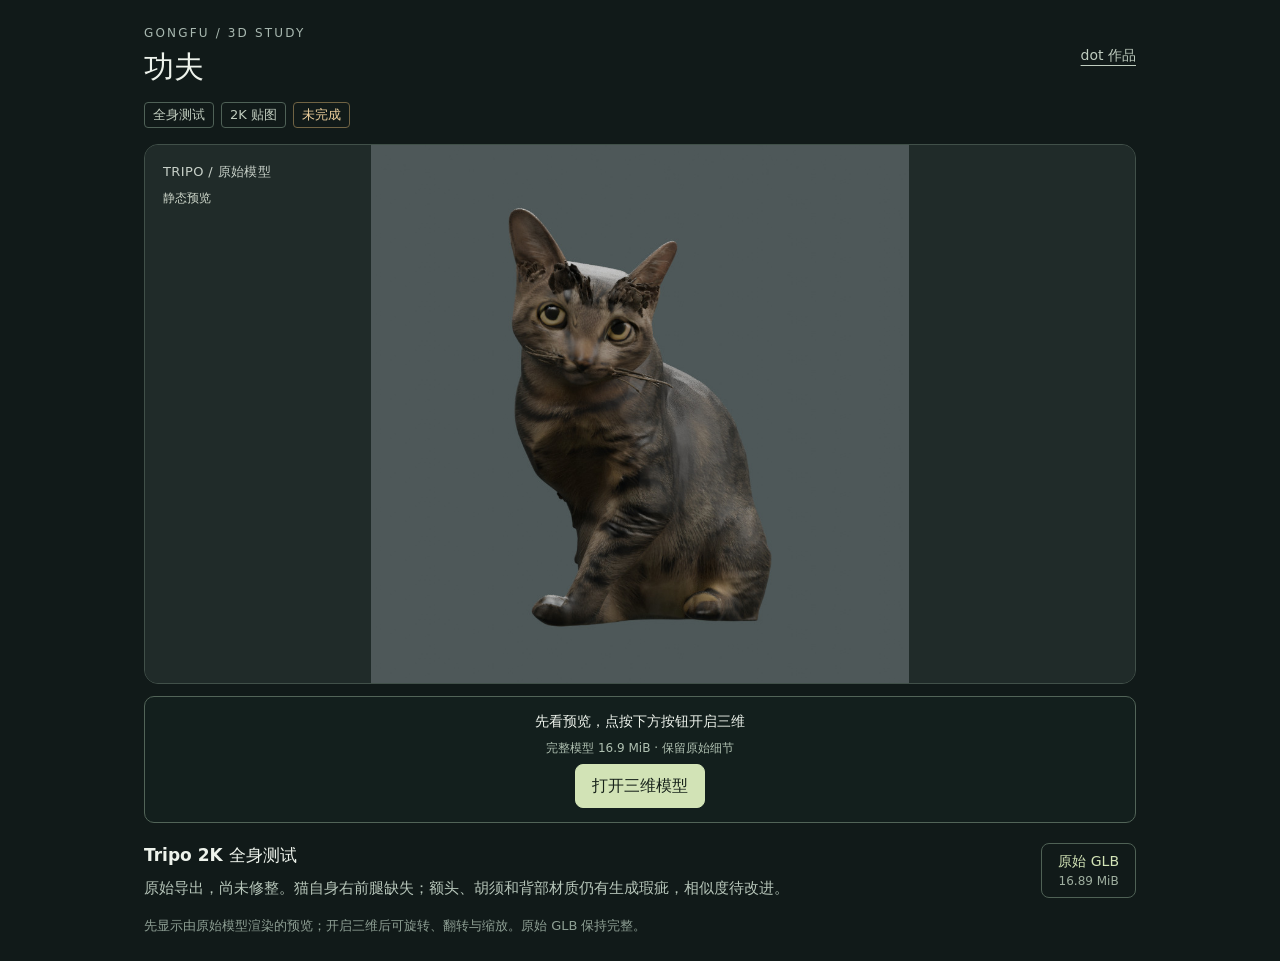
<file: gongfu/index.html>
<!doctype html><html lang="zh-CN"><head>
<meta charset="utf-8"><meta name="viewport" content="width=device-width,initial-scale=1,viewport-fit=cover">
<meta name="theme-color" content="#15201f"><meta name="referrer" content="no-referrer">
<meta http-equiv="Content-Security-Policy" content="default-src 'none'; script-src 'self'; style-src 'self'; img-src 'self' data: blob:; connect-src 'self' blob:; worker-src 'self' blob:; base-uri 'none'; form-action 'none'">
<title>功夫 · 三维模型测试</title><meta name="description" content="功夫的 Tripo 2K 全身模型测试，可用手指旋转、翻转与缩放。先看轻量预览，按需打开完整三维。原始导出尚未修整。">
<link rel="canonical" href="https://jacobzwj.com/dot/gongfu/"><link rel="stylesheet" href="./load-viewer-v1.css?v=load-phases-20261005">
<link rel="icon" href="data:image/svg+xml,%3Csvg xmlns='http://www.w3.org/2000/svg' viewBox='0 0 32 32'%3E%3Crect width='32' height='32' rx='8' fill='%2315201f'/%3E%3Ctext x='16' y='23' text-anchor='middle' font-size='23' fill='%23d5e8b5'%3E功%3C/text%3E%3C/svg%3E">
</head><body><main>
<header><div><p class="eyebrow">GONGFU / 3D STUDY</p><h1>功夫</h1></div><a class="back" href="../">dot 作品</a></header>
<div class="scope"><span id="scope-kind">全身测试</span><span id="scope-texture">2K 贴图</span><span id="scope-status">未完成</span></div>
<section class="stage" id="stage" aria-label="三维模型查看区">
<div id="poster" class="poster"><img src="./assets/gongfu-original-preview.jpg" alt="原始功夫模型的静态渲染预览" width="880" height="880" decoding="async" fetchpriority="high"><span>静态预览</span></div><div id="canvas-host"></div><div class="stage-label" id="stage-label">TRIPO / 原始模型</div>
<div class="view-buttons" id="view-buttons" hidden aria-label="视角与缩放"><button id="zoom-in" aria-label="放大模型">＋</button><button id="zoom-out" aria-label="缩小模型">−</button><button id="reset" class="reset">复位</button></div>
<p class="gesture" id="gesture" hidden>单指旋转 / 翻转 · 双指缩放</p></section>
<div class="status load-panel" id="status" role="status" aria-live="polite"><p id="status-text">先看预览，点按开启三维</p><progress id="progress" hidden aria-label="模型文件下载进度"></progress><p id="status-detail">完整模型 16.9 MiB</p><div class="load-actions"><button id="start">打开三维模型</button><button id="cancel" hidden>取消</button></div></div>
<section class="caption" aria-label="模型说明"><div><h2 id="model-title">Tripo 2K 全身测试</h2><p id="model-description">原始导出，尚未修整。猫自身右前腿缺失；额头、胡须和背部材质仍有生成瑕疵，相似度待改进。</p></div><a id="download" href="./assets/gongfu-tripo-2k-original.glb" download>原始 GLB <span id="file-size">16.89 MiB</span></a></section>
<p class="footnote">先显示由原始模型渲染的预览；开启三维后可旋转、翻转与缩放。原始 GLB 保持完整。</p>
</main><noscript><p class="noscript">请启用 JavaScript 查看三维模型，也可以下载原始 GLB。</p></noscript><script src="./load-viewer-v1.js?v=load-phases-20261005" defer></script></body></html>
</file>
<file: index.css>
:root{color-scheme:dark;font-family:Inter,"PingFang SC","Microsoft YaHei",system-ui,sans-serif;color:#edf2e9;background:#111a19;font-synthesis:none}*{box-sizing:border-box}body{margin:0}main{width:min(820px,100%);margin:auto;padding:70px 24px}header{margin-bottom:36px}header p{font-size:12px;letter-spacing:.2em;color:#9aac9e;margin:0 0 14px}h1{font-size:36px;font-weight:500;margin:0}nav{display:grid;gap:14px}a{color:inherit;text-decoration:none;display:flex;align-items:center;gap:22px;border:1px solid #415147;background:#1d2924;border-radius:12px;padding:27px 24px}a:hover{background:#26372c;border-color:#859c7e}a:focus-visible{outline:3px solid #d2e3b6;outline-offset:4px}.number{color:#98ab91;font-size:14px;align-self:flex-start;padding-top:3px}.kind{font-size:13px;color:#b7c8ae}h2{font-size:23px;font-weight:500;margin:7px 0 9px}a p{font-size:15px;line-height:1.7;color:#a8b9aa;margin:0}.action{margin-left:auto;white-space:nowrap;border:1px solid #56694e;border-radius:6px;color:#d2e3b6;font-size:14px;padding:9px 12px}@media(max-width:560px){main{padding:40px 18px}h1{font-size:30px}a{gap:14px;padding:22px 18px;flex-wrap:wrap}a div{flex:1;min-width:220px}.action{margin-left:30px}.number{font-size:13px}h2{font-size:22px}}
</file>
<file: gongfu/load-viewer-v1.css>
:root{color-scheme:dark;font-family:Inter,"PingFang SC","Microsoft YaHei",system-ui,sans-serif;color:#eef3ec;background:#111a19;font-synthesis:none}*{box-sizing:border-box}body{margin:0}button,a{-webkit-tap-highlight-color:transparent}button{font:inherit;cursor:pointer}button:focus-visible,a:focus-visible,#canvas-host canvas:focus-visible{outline:3px solid #d2e79f;outline-offset:3px}button:disabled{opacity:.4;cursor:wait}main{width:min(1040px,100%);margin:auto;padding:26px 24px max(24px,env(safe-area-inset-bottom))}header{display:flex;align-items:center;justify-content:space-between;gap:16px}.eyebrow{color:#a8b8b0;font-size:12px;letter-spacing:.18em;margin:0 0 7px}h1{font-size:clamp(22px,3.8vw,30px);letter-spacing:.01em;line-height:1.3;margin:0;font-weight:600}.back{color:#bfccbf;font-size:14px;padding:11px 0 11px 12px;text-decoration:underline;text-underline-offset:5px;white-space:nowrap}.scope{display:flex;gap:7px;margin:16px 0}.scope span{border:1px solid #4f6157;border-radius:4px;color:#c1cdbf;font-size:13px;padding:4px 8px;line-height:1.25}.scope span:last-child{color:#edcf9c;border-color:#706344}.model-tabs{display:flex;gap:6px;background:#1b2724;padding:5px;border:1px solid #33423b;border-radius:12px;margin-bottom:12px}.model-tabs button{flex:1;min-width:0;display:flex;align-items:center;justify-content:center;gap:10px;padding:12px 8px;border:0;border-radius:8px;background:transparent;color:#b6c4ba;font-size:16px;font-weight:600}.model-tabs button small{font-size:13px;font-weight:400;color:inherit}.model-tabs button[aria-pressed=true]{background:#d2e3b6;color:#17221a}.stage{height:clamp(420px,60vh,660px);position:relative;background:#202b29;border:1px solid #415049;border-radius:14px;overflow:hidden;isolation:isolate}#canvas-host{width:100%;height:100%;position:absolute;inset:0;touch-action:none}#canvas-host canvas{display:block;width:100%;height:100%;touch-action:none}.stage-label{position:absolute;top:18px;left:18px;font-size:13px;letter-spacing:.03em;color:#c8d1c9;pointer-events:none}.view-buttons{position:absolute;right:14px;top:14px;display:flex;flex-direction:column;gap:6px}.view-buttons button{width:44px;min-height:44px;padding:5px;border:1px solid #647067;background:#192421de;color:#edf3e7;border-radius:8px;font-size:25px}.view-buttons .reset{font-size:14px;margin-top:4px}.gesture{position:absolute;bottom:16px;left:50%;transform:translateX(-50%);margin:0;white-space:nowrap;background:#101a16cf;border:1px solid #48564b;border-radius:20px;padding:7px 12px;color:#d0d9cc;font-size:13px;pointer-events:none}.status{position:absolute;inset:0;background:#202b29ed;display:flex;align-items:center;justify-content:center;flex-direction:column;gap:12px;z-index:3;padding:24px;text-align:center}.status p{font-size:15px;line-height:1.7;margin:0}.status button{border:1px solid #8d9c87;background:#344332;color:#eef4e7;border-radius:8px;padding:10px 16px}.spinner{width:25px;height:25px;border:2px solid #4c5a4c;border-top-color:#d2e3b6;border-radius:50%;animation:spin .8s linear infinite}.status.error .spinner{display:none}@keyframes spin{to{transform:rotate(360deg)}}[hidden]{display:none!important}.reference{position:absolute;inset:0;background:#25312e;display:flex;justify-content:center;align-items:center;padding:44px 28px 55px}.reference img{height:100%;width:100%;object-fit:contain}.reference>span{position:absolute;bottom:18px;font-size:13px;color:#d9e2d4;background:#111b15c9;border:1px solid #48564b;padding:7px 12px;border-radius:20px}.caption{display:flex;align-items:flex-start;justify-content:space-between;gap:28px;margin:20px 0 14px}.caption h2{font-size:17px;font-weight:600;margin:0 0 7px;line-height:1.5}.caption p{font-size:15px;color:#b7c6ba;line-height:1.7;margin:0;max-width:700px}.caption>a{display:flex;align-items:center;white-space:nowrap;flex-direction:column;justify-content:center;gap:3px;border:1px solid #4f6155;color:#d2e3b6;min-height:49px;padding:9px 16px;border-radius:8px;font-size:14px;text-decoration:none}.caption>a span{font-size:12px;color:#9eae9f}.footnote{font-size:13px;line-height:1.7;margin:0;color:#8e9f94}.noscript{padding:24px;color:#ffe0ba}@media(max-width:600px){main{padding:20px 14px max(20px,env(safe-area-inset-bottom))}.eyebrow{font-size:11px;letter-spacing:.12em}h1{font-size:23px}.scope{margin:13px 0}.model-tabs{margin-bottom:10px}.model-tabs button{flex-direction:column;gap:3px;padding:10px 4px;font-size:16px}.model-tabs button small{font-size:12px}.stage{height:clamp(320px,51svh,540px);border-radius:11px}.stage-label{top:15px;left:13px;font-size:12px}.view-buttons{top:10px;right:10px;gap:5px}.caption{margin-top:17px;gap:14px}.caption h2{font-size:16px}.caption p{font-size:14px}.caption>a{padding:9px 10px}.footnote{font-size:12px}.gesture{bottom:12px;font-size:12px}}@media(prefers-reduced-motion:reduce){.spinner{animation:none}}

@media(min-width:601px) and (max-width:820px){.model-tabs button{flex-direction:column;gap:3px}}
@media(max-width:600px){.model-tabs{gap:3px;padding:4px}.model-tabs button{font-size:14px}.model-tabs button small{font-size:12px}}

.model-tabs button{flex-direction:column;gap:3px}
@media(max-width:600px){.model-tabs{display:grid;grid-template-columns:repeat(4,minmax(0,1fr))}.model-tabs button[data-model="tripo"]{grid-column:1/-1;flex-direction:row;gap:10px;min-height:44px;padding:9px}.model-tabs button{padding:8px 3px}.stage{height:clamp(320px,47svh,500px)}}

.poster{position:absolute;inset:0;background:#202b29}.poster img{width:100%;height:100%;object-fit:contain}.poster>span{position:absolute;left:18px;top:45px;font-size:12px;color:#d0d9cc}#canvas-host{pointer-events:auto}.load-panel{position:relative;inset:auto;margin:12px 0;min-height:0;padding:14px 16px;background:#14201eed;border:1px solid #526458;border-radius:10px;gap:7px}.load-panel p{font-size:14px;line-height:1.5}.load-panel #status-detail{font-size:12px;color:#afc0b1}.load-actions{display:flex;gap:9px;align-items:center}.load-actions #start{background:#d2e3b6;border-color:#d2e3b6;color:#17221a;font-weight:600;min-height:44px}.load-actions #cancel{min-height:40px;padding:6px 15px}.load-panel progress{width:min(340px,90%);height:7px;accent-color:#cce1a7}.load-panel.error{background:#14201eed}.load-panel .spinner{display:none}@media(max-width:600px){.poster>span{left:13px;top:41px}.load-panel{padding:11px 12px;inset:auto;margin:10px 0}.load-panel p{font-size:13px}.load-panel #status-detail{font-size:11px}}
</file>
